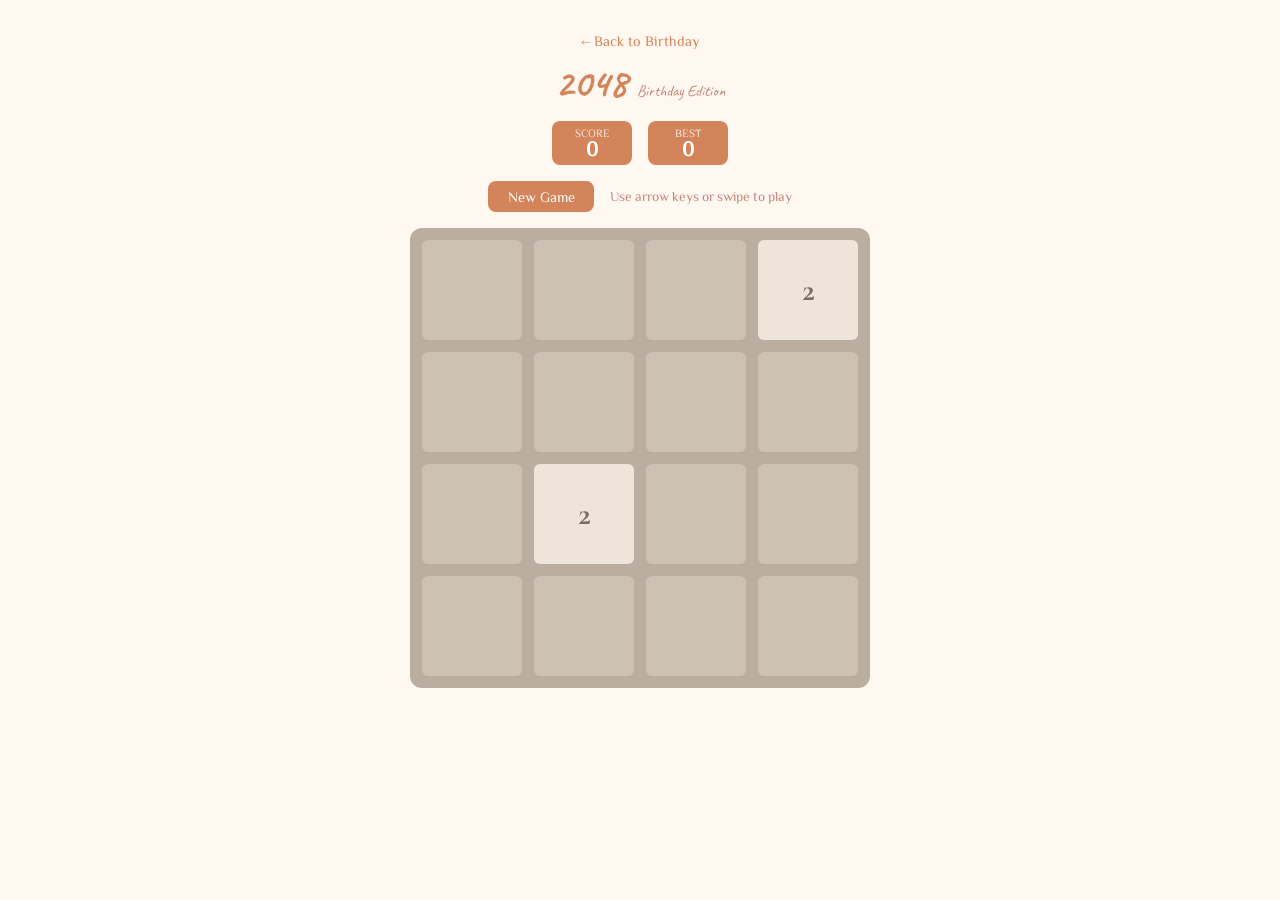
<file: 2048.html>
<!DOCTYPE html>
<html lang="en">
<head>
  <meta charset="UTF-8">
  <meta name="viewport" content="width=device-width, initial-scale=1.0">
  <title>2048 - Birthday Edition 🎂</title>
  <link rel="preconnect" href="https://fonts.googleapis.com">
  <link rel="preconnect" href="https://fonts.gstatic.com" crossorigin>
  <link href="https://fonts.googleapis.com/css2?family=Long+Cang&family=Ma+Shan+Zheng&family=ZCOOL+XiaoWei&family=Cormorant+Garamond:ital,wght@0,400;0,600;1,400&family=Caveat:wght@400;600;700&display=swap" rel="stylesheet">
  <link rel="stylesheet" href="2048.css">
</head>
<body>
  <div class="game-wrapper">
    <header class="game-header">
      <a href="index.html" class="back-link">← Back to Birthday</a>
      <h1>2048 <span class="subtitle">Birthday Edition</span></h1>
      <div class="scores">
        <div class="score-box">
          <span class="score-label">Score</span>
          <span class="score-value" id="score">0</span>
        </div>
        <div class="score-box">
          <span class="score-label">Best</span>
          <span class="score-value" id="best-score">0</span>
        </div>
      </div>
    </header>

    <div class="game-controls">
      <button class="game-btn" id="new-game-btn">New Game</button>
      <p class="game-instructions">Use arrow keys or swipe to play</p>
    </div>

    <div class="game-message-container" id="game-message" style="display:none;">
      <div class="game-message-inner">
        <p class="game-message-text" id="game-message-text"></p>
        <button class="game-btn" id="message-btn">Try Again</button>
      </div>
    </div>

    <div class="grid-container" id="grid-container">
      <div class="grid-bg">
        <div class="grid-cell"></div><div class="grid-cell"></div><div class="grid-cell"></div><div class="grid-cell"></div>
        <div class="grid-cell"></div><div class="grid-cell"></div><div class="grid-cell"></div><div class="grid-cell"></div>
        <div class="grid-cell"></div><div class="grid-cell"></div><div class="grid-cell"></div><div class="grid-cell"></div>
        <div class="grid-cell"></div><div class="grid-cell"></div><div class="grid-cell"></div><div class="grid-cell"></div>
      </div>
      <div class="tile-container" id="tile-container"></div>
    </div>
  </div>

  <script src="2048.js"></script>
</body>
</html>
</file>
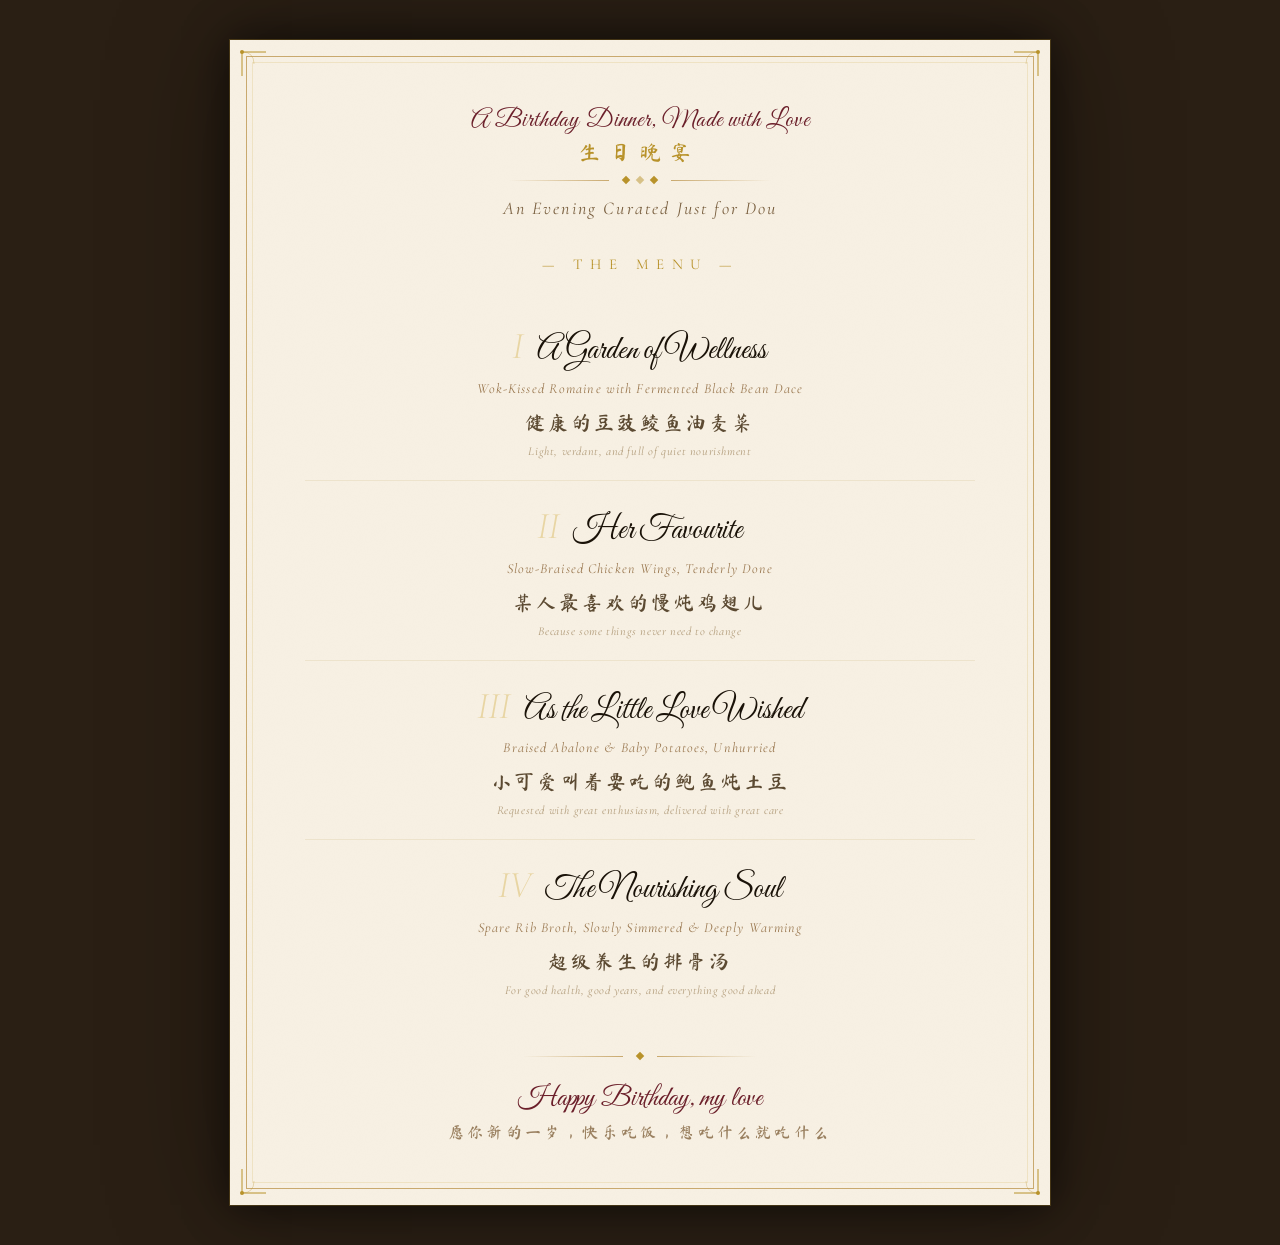
<file: menu.html>
<!DOCTYPE html>
<html lang="zh">
<head>
<meta charset="UTF-8">
<meta name="viewport" content="width=device-width, initial-scale=1.0">
<title>Birthday Dinner Menu</title>
<link rel="preconnect" href="https://fonts.googleapis.com">
<link href="https://fonts.googleapis.com/css2?family=Cormorant+Garamond:ital,wght@0,300;0,400;0,600;1,300;1,400&family=Great+Vibes&family=Ma+Shan+Zheng&display=swap" rel="stylesheet">
<style>
  :root {
    --ink: #1a1208;
    --gold: #b8922a;
    --gold-light: #d4a94a;
    --gold-pale: #e8d5a3;
    --cream: #f7f0e3;
    --cream-dark: #ede3cc;
    --burgundy: #6b1f2a;
    --divider: #c9a96e;
  }

  * { margin: 0; padding: 0; box-sizing: border-box; }

  body {
    background: #2a1f14;
    min-height: 100vh;
    display: flex;
    align-items: center;
    justify-content: center;
    padding: 40px 20px;
    font-family: 'Cormorant Garamond', Georgia, serif;
  }

  .page {
    background: var(--cream);
    width: 820px;
    min-height: 1000px;
    position: relative;
    box-shadow:
      0 0 0 1px #b8922a44,
      0 0 40px rgba(0,0,0,0.6),
      0 0 120px rgba(0,0,0,0.3);
    animation: reveal 1.4s ease both;
  }

  @keyframes reveal {
    from { opacity: 0; transform: translateY(24px); }
    to   { opacity: 1; transform: translateY(0); }
  }

  /* Paper texture overlay */
  .page::before {
    content: '';
    position: absolute;
    inset: 0;
    background-image:
      url("data:image/svg+xml,%3Csvg xmlns='http://www.w3.org/2000/svg' width='300' height='300'%3E%3Cfilter id='noise'%3E%3CfeTurbulence type='fractalNoise' baseFrequency='0.9' numOctaves='4' stitchTiles='stitch'/%3E%3CfeColorMatrix type='saturate' values='0'/%3E%3C/filter%3E%3Crect width='300' height='300' filter='url(%23noise)' opacity='0.04'/%3E%3C/svg%3E");
    pointer-events: none;
    opacity: 0.5;
    z-index: 1;
  }

  .inner {
    position: relative;
    z-index: 2;
    padding: 65px 75px;
  }

  /* Decorative border */
  .border-frame {
    position: absolute;
    inset: 16px;
    border: 1px solid var(--divider);
    pointer-events: none;
    z-index: 3;
  }
  .border-frame::before {
    content: '';
    position: absolute;
    inset: 5px;
    border: 1px solid var(--gold-pale);
    opacity: 0.5;
  }

  /* Corner ornaments */
  .corner {
    position: absolute;
    width: 28px;
    height: 28px;
    z-index: 4;
  }
  .corner svg { width: 100%; height: 100%; }
  .corner.tl { top: 10px; left: 10px; }
  .corner.tr { top: 10px; right: 10px; transform: scaleX(-1); }
  .corner.bl { bottom: 10px; left: 10px; transform: scaleY(-1); }
  .corner.br { bottom: 10px; right: 10px; transform: scale(-1,-1); }

  /* Header */
  .header {
    text-align: center;
    margin-bottom: 36px;
    animation: fadeUp 1s 0.3s ease both;
  }

  @keyframes fadeUp {
    from { opacity: 0; transform: translateY(12px); }
    to   { opacity: 1; transform: translateY(0); }
  }

  .occasion-script {
    font-family: 'Great Vibes', cursive;
    font-size: 25px;
    color: var(--burgundy);
    letter-spacing: 0.04em;
    margin-bottom: 6px;
  }

  .title-zh {
    font-family: 'Ma Shan Zheng', cursive;
    font-size: 21px;
    font-weight: 400;
    letter-spacing: 0.45em;
    color: var(--gold);
    margin-bottom: 14px;
  }

  .divider-ornament {
    display: flex;
    align-items: center;
    justify-content: center;
    gap: 14px;
    margin: 14px 0;
  }
  .divider-ornament .line {
    flex: 1;
    height: 1px;
    background: linear-gradient(to right, transparent, var(--divider));
    max-width: 100px;
  }
  .divider-ornament .line.right {
    background: linear-gradient(to left, transparent, var(--divider));
  }
  .divider-ornament .diamond {
    width: 6px;
    height: 6px;
    background: var(--gold);
    transform: rotate(45deg);
  }

  .date-line {
    font-family: 'Cormorant Garamond', serif;
    font-style: italic;
    font-size: 18px;
    color: #7a6040;
    letter-spacing: 0.12em;
  }

  /* Section label */
  .section-label {
    text-align: center;
    font-size: 15px;
    letter-spacing: 0.5em;
    color: var(--gold);
    text-transform: uppercase;
    margin-bottom: 28px;
    font-weight: 400;
    animation: fadeUp 1s 0.5s ease both;
  }

  /* Dish cards */
  .dishes {
    display: flex;
    flex-direction: column;
    gap: 0;
  }

  .dish {
    padding: 22px 0;
    border-bottom: 1px solid var(--cream-dark);
    animation: fadeUp 1s ease both;
    display: flex;
    flex-direction: column;
    align-items: center;
    text-align: center;
  }

  .dish:nth-child(1) { animation-delay: 0.55s; }
  .dish:nth-child(2) { animation-delay: 0.7s; }
  .dish:nth-child(3) { animation-delay: 0.85s; }
  .dish:nth-child(4) { animation-delay: 1.0s; border-bottom: none; }

  .dish-number {
    display: none;
  }

  .dish-title-row {
    display: flex;
    align-items: baseline;
    gap: 14px;
    margin-bottom: 5px;
  }

  .dish-title-row .dish-num {
    font-family: 'Cormorant Garamond', serif;
    font-style: italic;
    font-size: 38px;
    color: var(--gold-pale);
    font-weight: 300;
  }

  .dish-content {
    display: flex;
    flex-direction: column;
    align-items: center;
    text-align: center;
  }

  .dish-script {
    font-family: 'Great Vibes', cursive;
    font-size: 32px;
    color: var(--ink);
    line-height: 1.15;
    margin-bottom: 5px;
    display: block;
  }

  .dish-subtitle {
    font-family: 'Cormorant Garamond', serif;
    font-style: italic;
    font-size: 14px;
    color: #9a7850;
    letter-spacing: 0.08em;
    margin-bottom: 8px;
    display: block;
  }

  .dish-zh {
    font-family: 'Ma Shan Zheng', cursive;
    font-size: 20px;
    color: #5c4a32;
    letter-spacing: 0.15em;
    display: block;
    line-height: 1.7;
  }

  .dish-note {
    font-family: 'Cormorant Garamond', serif;
    font-style: italic;
    font-size: 12px;
    color: #b09a78;
    letter-spacing: 0.05em;
    margin-top: 5px;
    display: block;
  }

  /* Footer */
  .footer {
    margin-top: 34px;
    text-align: center;
    animation: fadeUp 1s 1.2s ease both;
  }

  .footer-script {
    font-family: 'Great Vibes', cursive;
    font-size: 28px;
    color: var(--burgundy);
    margin-bottom: 8px;
  }

  .footer-small {
    font-size: 13px;
    letter-spacing: 0.35em;
    color: #9a8060;
    text-transform: uppercase;
  }

  /* Heart accent */
  .heart {
    color: var(--burgundy);
    font-size: 10px;
    display: inline-block;
    animation: heartbeat 2s 2s ease infinite;
  }
  @keyframes heartbeat {
    0%, 100% { transform: scale(1); }
    50% { transform: scale(1.25); }
  }
</style>
</head>
<body>
<div class="page">
  <div class="border-frame"></div>

  <!-- Corner ornaments -->
  <div class="corner tl">
    <svg viewBox="0 0 28 28" fill="none" xmlns="http://www.w3.org/2000/svg">
      <path d="M2 26 L2 2 L26 2" stroke="#b8922a" stroke-width="1" fill="none"/>
      <path d="M2 2 Q14 2 14 14" stroke="#b8922a" stroke-width="0.6" fill="none" opacity="0.5"/>
      <circle cx="2" cy="2" r="2" fill="#b8922a"/>
    </svg>
  </div>
  <div class="corner tr">
    <svg viewBox="0 0 28 28" fill="none" xmlns="http://www.w3.org/2000/svg">
      <path d="M2 26 L2 2 L26 2" stroke="#b8922a" stroke-width="1" fill="none"/>
      <path d="M2 2 Q14 2 14 14" stroke="#b8922a" stroke-width="0.6" fill="none" opacity="0.5"/>
      <circle cx="2" cy="2" r="2" fill="#b8922a"/>
    </svg>
  </div>
  <div class="corner bl">
    <svg viewBox="0 0 28 28" fill="none" xmlns="http://www.w3.org/2000/svg">
      <path d="M2 26 L2 2 L26 2" stroke="#b8922a" stroke-width="1" fill="none"/>
      <path d="M2 2 Q14 2 14 14" stroke="#b8922a" stroke-width="0.6" fill="none" opacity="0.5"/>
      <circle cx="2" cy="2" r="2" fill="#b8922a"/>
    </svg>
  </div>
  <div class="corner br">
    <svg viewBox="0 0 28 28" fill="none" xmlns="http://www.w3.org/2000/svg">
      <path d="M2 26 L2 2 L26 2" stroke="#b8922a" stroke-width="1" fill="none"/>
      <path d="M2 2 Q14 2 14 14" stroke="#b8922a" stroke-width="0.6" fill="none" opacity="0.5"/>
      <circle cx="2" cy="2" r="2" fill="#b8922a"/>
    </svg>
  </div>

  <div class="inner">

    <!-- Header -->
    <div class="header">
      <div class="occasion-script">A Birthday Dinner, Made with Love</div>
      <div class="title-zh">生日晚宴</div>

      <div class="divider-ornament">
        <div class="line"></div>
        <div class="diamond"></div>
        <div class="diamond" style="opacity:0.5; margin: 0 -6px;"></div>
        <div class="diamond"></div>
        <div class="line right"></div>
      </div>

      <div class="date-line">
        An Evening Curated Just for Dou
      </div>
    </div>

    <div class="section-label">— The Menu —</div>

    <!-- Dishes -->
    <div class="dishes">

      <div class="dish">
        <div class="dish-content">
          <div class="dish-title-row"><span class="dish-num">I</span><span class="dish-script">A Garden of Wellness</span></div>
          <span class="dish-subtitle">Wok-Kissed Romaine with Fermented Black Bean Dace</span>
          <span class="dish-zh">健康的豆豉鲮鱼油麦菜</span>
          <span class="dish-note">Light, verdant, and full of quiet nourishment</span>
        </div>
      </div>

      <div class="dish">
        <div class="dish-content">
          <div class="dish-title-row"><span class="dish-num">II</span><span class="dish-script">Her Favourite</span></div>
          <span class="dish-subtitle">Slow-Braised Chicken Wings, Tenderly Done</span>
          <span class="dish-zh">某人最喜欢的慢炖鸡翅儿</span>
          <span class="dish-note">Because some things never need to change</span>
        </div>
      </div>

      <div class="dish">
        <div class="dish-content">
          <div class="dish-title-row"><span class="dish-num">III</span><span class="dish-script">As the Little Love Wished</span></div>
          <span class="dish-subtitle">Braised Abalone & Baby Potatoes, Unhurried</span>
          <span class="dish-zh">小可爱叫着要吃的鲍鱼炖土豆</span>
          <span class="dish-note">Requested with great enthusiasm, delivered with great care</span>
        </div>
      </div>

      <div class="dish">
        <div class="dish-content">
          <div class="dish-title-row"><span class="dish-num">IV</span><span class="dish-script">The Nourishing Soul</span></div>
          <span class="dish-subtitle">Spare Rib Broth, Slowly Simmered & Deeply Warming</span>
          <span class="dish-zh">超级养生的排骨汤</span>
          <span class="dish-note">For good health, good years, and everything good ahead</span>
        </div>
      </div>

    </div>

    <!-- Footer -->
    <div class="footer">
      <div class="divider-ornament" style="margin-bottom: 22px;">
        <div class="line"></div>
        <div class="diamond"></div>
        <div class="line right"></div>
      </div>
      <div class="footer-script">Happy Birthday, my love</div>
      <div class="footer-small" style="letter-spacing:0.2em; font-family:'Ma Shan Zheng',cursive; font-size:16px;">愿你新的一岁，快乐吃饭，想吃什么就吃什么</div>
    </div>

  </div>
</div>
</body>
</html>
</file>
<file: 2048.css>
/* === 2048 Birthday Edition Styles === */
:root {
  --color-bg: #FFF8F0;
  --color-primary: #D4845A;
  --color-secondary: #C4887B;
  --color-accent: #E8B86D;
  --color-text: #4A3728;
  --color-card-bg: #FFFAF5;
  --grid-bg: #BBADA0;
  --cell-bg: rgba(238, 228, 218, 0.35);
  --font-display: 'Caveat', 'Ma Shan Zheng', cursive;
  --font-serif: 'Cormorant Garamond', 'ZCOOL XiaoWei', serif;
  --font-cn: 'Ma Shan Zheng', 'Long Cang', cursive;
  --font-body: 'ZCOOL XiaoWei', 'Cormorant Garamond', serif;
  --cell-size: 100px;
  --cell-gap: 12px;
}

*, *::before, *::after {
  margin: 0;
  padding: 0;
  box-sizing: border-box;
}

body {
  font-family: var(--font-body);
  background: var(--color-bg);
  color: var(--color-text);
  display: flex;
  justify-content: center;
  min-height: 100vh;
  padding: 1rem;
}

.game-wrapper {
  max-width: 500px;
  width: 100%;
  display: flex;
  flex-direction: column;
  align-items: center;
  padding-top: 1rem;
}

/* Header */
.game-header {
  width: 100%;
  text-align: center;
  margin-bottom: 1rem;
}

.back-link {
  display: inline-block;
  color: var(--color-primary);
  text-decoration: none;
  font-size: 0.9rem;
  margin-bottom: 0.5rem;
}

.back-link:hover {
  color: var(--color-accent);
}

.game-header h1 {
  font-family: var(--font-display);
  font-size: 2.5rem;
  color: var(--color-primary);
}

.subtitle {
  font-size: 1rem;
  color: var(--color-secondary);
  font-weight: 400;
}

.scores {
  display: flex;
  justify-content: center;
  gap: 1rem;
  margin-top: 0.8rem;
}

.score-box {
  background: var(--color-primary);
  color: #fff;
  border-radius: 8px;
  padding: 0.4rem 1.2rem;
  display: flex;
  flex-direction: column;
  align-items: center;
  min-width: 80px;
}

.score-label {
  font-size: 0.7rem;
  text-transform: uppercase;
  opacity: 0.8;
}

.score-value {
  font-size: 1.3rem;
  font-weight: 700;
}

/* Controls */
.game-controls {
  display: flex;
  align-items: center;
  gap: 1rem;
  margin-bottom: 1rem;
}

.game-btn {
  background: var(--color-primary);
  color: #fff;
  border: none;
  border-radius: 8px;
  padding: 0.5rem 1.2rem;
  font-family: var(--font-body);
  font-size: 0.9rem;
  cursor: pointer;
  transition: background 0.2s;
}

.game-btn:hover {
  background: var(--color-accent);
}

.game-instructions {
  color: var(--color-secondary);
  font-size: 0.85rem;
}

/* Grid */
.grid-container {
  position: relative;
  width: calc(var(--cell-size) * 4 + var(--cell-gap) * 5);
  height: calc(var(--cell-size) * 4 + var(--cell-gap) * 5);
  background: var(--grid-bg);
  border-radius: 12px;
  padding: var(--cell-gap);
  touch-action: none;
}

.grid-bg {
  display: grid;
  grid-template-columns: repeat(4, var(--cell-size));
  grid-template-rows: repeat(4, var(--cell-size));
  gap: var(--cell-gap);
}

.grid-cell {
  background: var(--cell-bg);
  border-radius: 6px;
}

/* Tiles */
.tile-container {
  position: absolute;
  top: var(--cell-gap);
  left: var(--cell-gap);
  width: calc(var(--cell-size) * 4 + var(--cell-gap) * 3);
  height: calc(var(--cell-size) * 4 + var(--cell-gap) * 3);
}

.tile {
  position: absolute;
  width: var(--cell-size);
  height: var(--cell-size);
  border-radius: 6px;
  display: flex;
  align-items: center;
  justify-content: center;
  font-family: var(--font-serif);
  font-weight: 700;
  transition: top 0.12s ease, left 0.12s ease;
  z-index: 1;
}

.tile.new {
  animation: tileAppear 0.2s ease;
}

.tile.merged {
  animation: tileMerge 0.2s ease;
  z-index: 2;
}

@keyframes tileAppear {
  0% { transform: scale(0); opacity: 0; }
  100% { transform: scale(1); opacity: 1; }
}

@keyframes tileMerge {
  0% { transform: scale(1); }
  50% { transform: scale(1.15); }
  100% { transform: scale(1); }
}

/* Tile positions */
.tile-pos-0-0 { left: 0; top: 0; }
.tile-pos-1-0 { left: calc(var(--cell-size) + var(--cell-gap)); top: 0; }
.tile-pos-2-0 { left: calc((var(--cell-size) + var(--cell-gap)) * 2); top: 0; }
.tile-pos-3-0 { left: calc((var(--cell-size) + var(--cell-gap)) * 3); top: 0; }
.tile-pos-0-1 { left: 0; top: calc(var(--cell-size) + var(--cell-gap)); }
.tile-pos-1-1 { left: calc(var(--cell-size) + var(--cell-gap)); top: calc(var(--cell-size) + var(--cell-gap)); }
.tile-pos-2-1 { left: calc((var(--cell-size) + var(--cell-gap)) * 2); top: calc(var(--cell-size) + var(--cell-gap)); }
.tile-pos-3-1 { left: calc((var(--cell-size) + var(--cell-gap)) * 3); top: calc(var(--cell-size) + var(--cell-gap)); }
.tile-pos-0-2 { left: 0; top: calc((var(--cell-size) + var(--cell-gap)) * 2); }
.tile-pos-1-2 { left: calc(var(--cell-size) + var(--cell-gap)); top: calc((var(--cell-size) + var(--cell-gap)) * 2); }
.tile-pos-2-2 { left: calc((var(--cell-size) + var(--cell-gap)) * 2); top: calc((var(--cell-size) + var(--cell-gap)) * 2); }
.tile-pos-3-2 { left: calc((var(--cell-size) + var(--cell-gap)) * 3); top: calc((var(--cell-size) + var(--cell-gap)) * 2); }
.tile-pos-0-3 { left: 0; top: calc((var(--cell-size) + var(--cell-gap)) * 3); }
.tile-pos-1-3 { left: calc(var(--cell-size) + var(--cell-gap)); top: calc((var(--cell-size) + var(--cell-gap)) * 3); }
.tile-pos-2-3 { left: calc((var(--cell-size) + var(--cell-gap)) * 2); top: calc((var(--cell-size) + var(--cell-gap)) * 3); }
.tile-pos-3-3 { left: calc((var(--cell-size) + var(--cell-gap)) * 3); top: calc((var(--cell-size) + var(--cell-gap)) * 3); }

/* Tile colors - warm palette */
.tile-2    { background: #EEE4DA; color: #776E65; font-size: 2rem; }
.tile-4    { background: #EDE0C8; color: #776E65; font-size: 2rem; }
.tile-8    { background: var(--color-primary); color: #fff; font-size: 2rem; }
.tile-16   { background: #D4845A; color: #fff; font-size: 1.8rem; }
/* Photo tiles (32+) */
.tile-32   { background: #C4887B url('photos/tile-32.png') center/cover; color: transparent; font-size: 0; }
.tile-64   { background: #C75B3A url('photos/tile-64.png') center/cover; color: transparent; font-size: 0; }

.tile-128  { background: var(--color-accent) url('photos/tile-128.png') center/cover; color: transparent; font-size: 0; }
.tile-256  { background: #E8A84D url('photos/tile-256.png') center/cover; color: transparent; font-size: 0; }
.tile-512  { background: #D4845A url('photos/tile-512.png') center/cover; color: transparent; font-size: 0; }
.tile-1024 { background: #C4887B url('photos/tile-1024.png') center/cover; color: transparent; font-size: 0; }
.tile-2048 { background: #C75B3A url('photos/tile-2048.png') center/cover; color: transparent; font-size: 0; }

/* Fallback for super tiles beyond 2048 */
.tile-super {
  background: #3C3A32;
  color: #fff;
  font-size: 1.5rem;
}

/* Game message overlay */
.game-message-container {
  position: absolute;
  top: -2rem;
  left: -1rem;
  right: -1rem;
  bottom: -2rem;
  background: rgba(255, 248, 240, 0.95);
  border-radius: 16px;
  z-index: 100;
  display: flex;
  align-items: center;
  justify-content: center;
  padding: 1.5rem;
}

.game-message-inner {
  text-align: center;
  max-width: 340px;
}

.game-message-text {
  font-family: 'Ma Shan Zheng', var(--font-cn);
  font-size: 1.6rem;
  color: var(--color-primary);
  margin-bottom: 1rem;
  line-height: 1.8;
}

/* Responsive */
@media (max-width: 480px) {
  :root {
    --cell-size: 70px;
    --cell-gap: 8px;
  }

  .game-header h1 {
    font-size: 1.8rem;
  }

  .tile-2, .tile-4 { font-size: 1.5rem; }
  .tile-8, .tile-16, .tile-32, .tile-64 { font-size: 1.3rem; }
  .tile-super { font-size: 1rem; }
}
</file>
